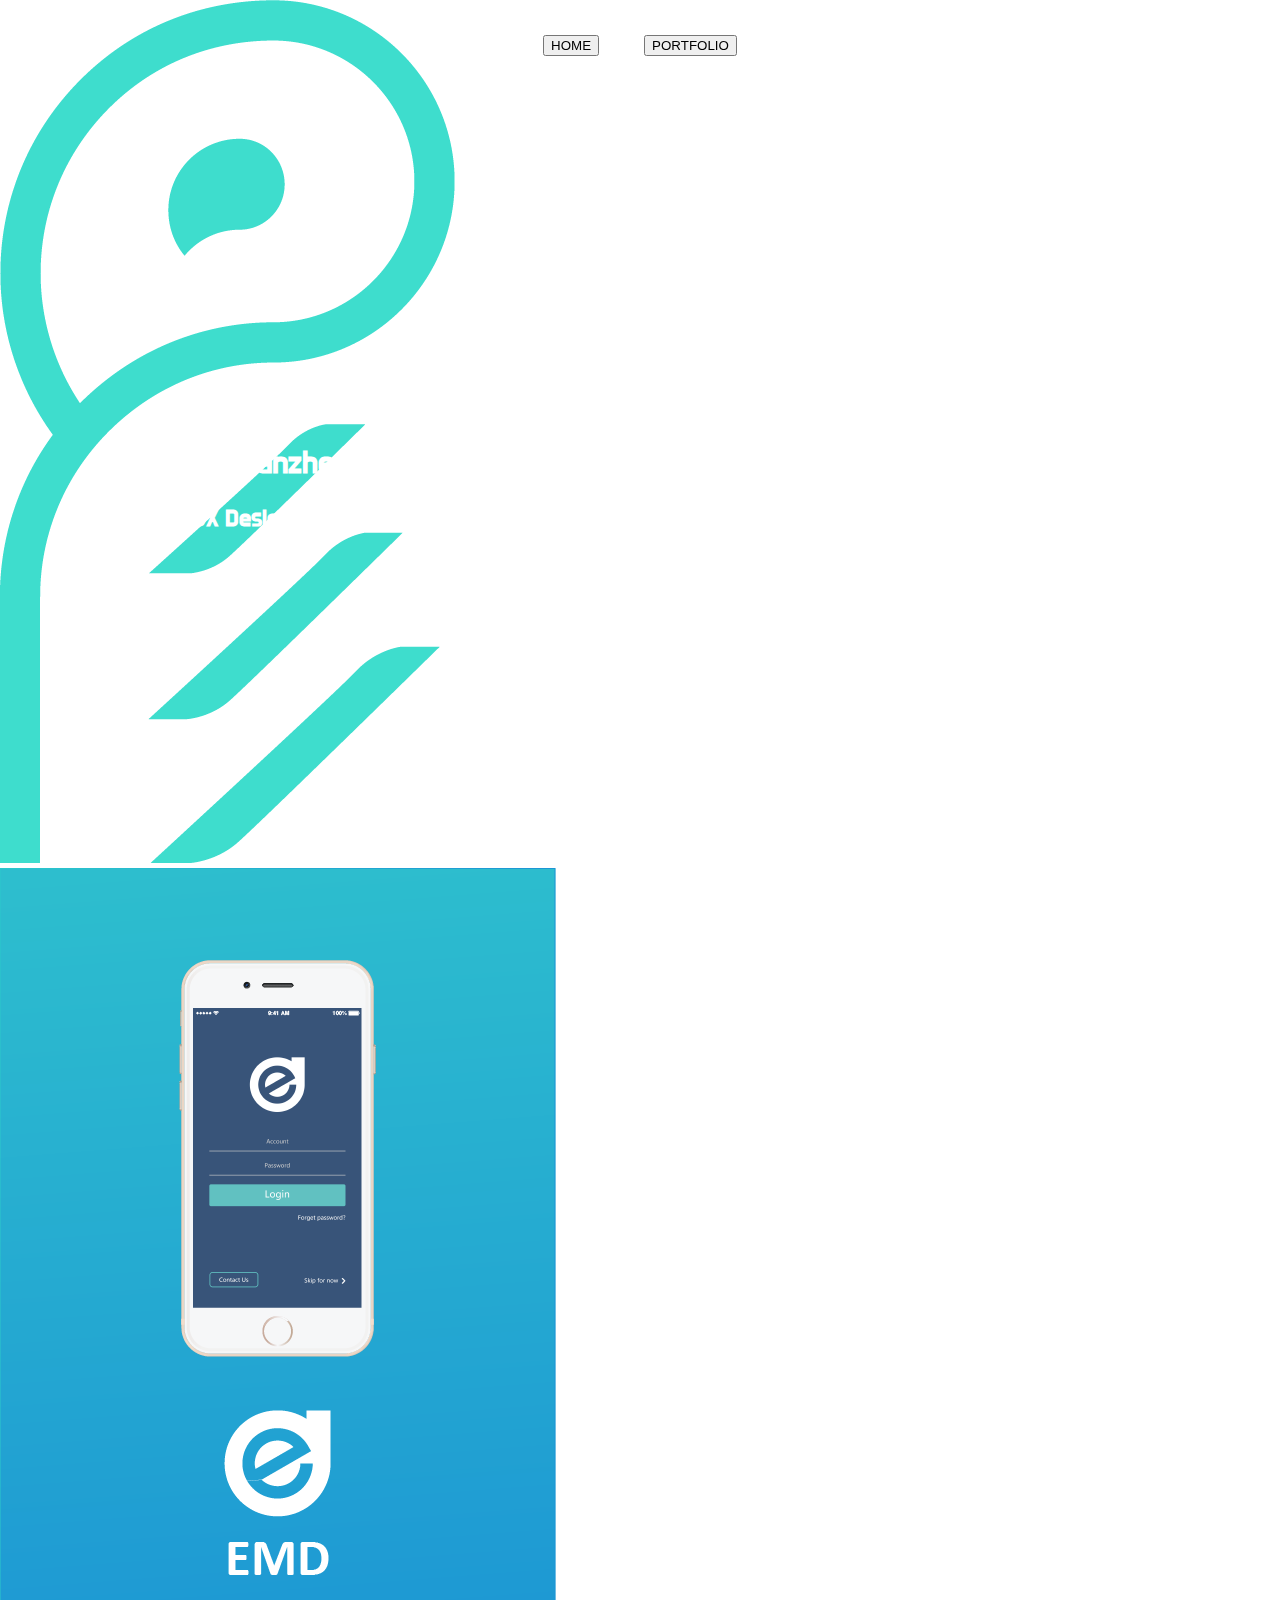
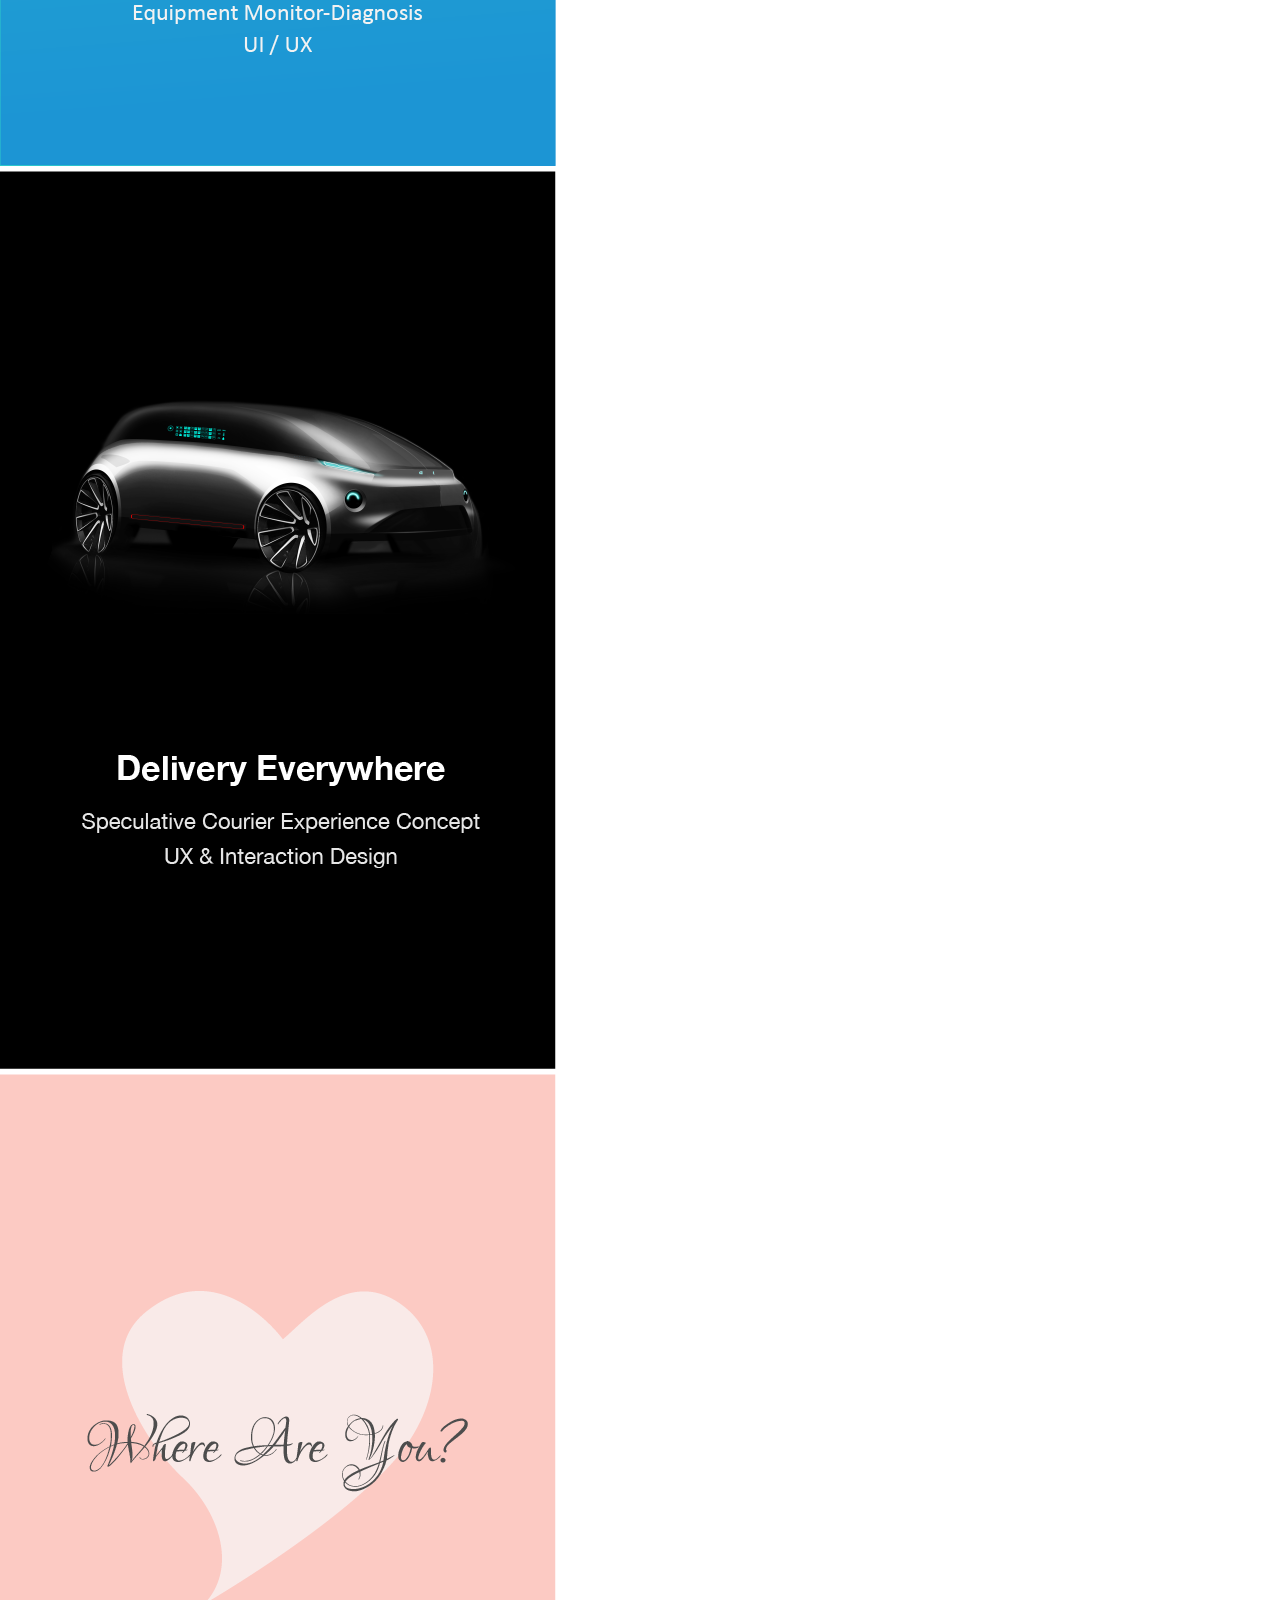
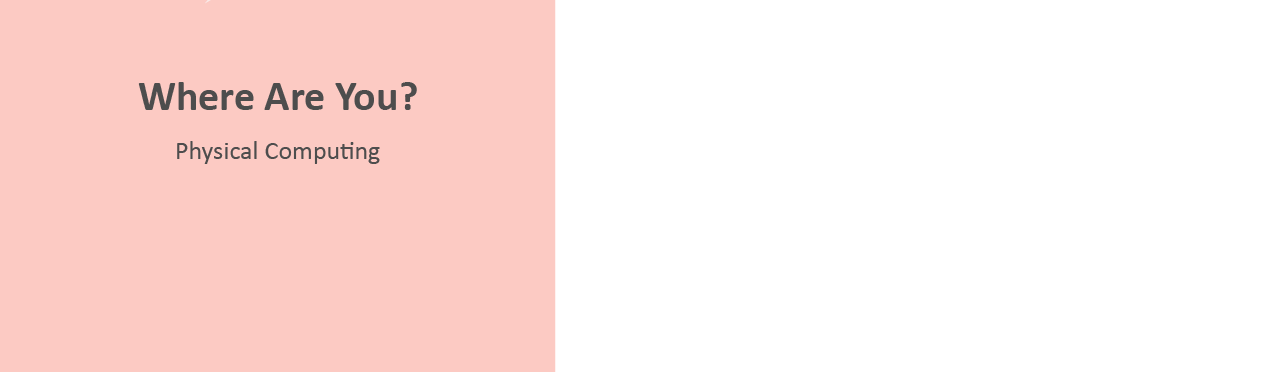
<file: index.html>
<!DOCTYPE html>
<html>
<head>
<script type="text/javascript" src="https://ajax.googleapis.com/ajax/libs/jquery/3.3.1/jquery.min.js"></script>
<link rel="stylesheet" type="text/css" href="intro.css">
</head>
<body>
	<img src="pictures/logo.png" id="logo"></li>
<ul class="nav">
   	<li><button id="home">HOME</button></li>
   	<li><button id="project">PORTFOLIO</button></li>
</ul>


<div id="sen">
    <h1 id="hi">Hi!</h1>
    <h1 id="name">I'm Yanzhe</h1>
    <h2 id="position">UX Designer & Creative Technologist</h2>

</div>

<div id="background1"></div>
<div id="background2">
	<!-- <a href="portfolio.html" id="portfolio">MORE</a> -->
	<div id="out">
		<div id="layout">
			<div class="item">
				<img src="./pictures/cover1+.png" class="image">
				<a href="EMD.html" class="overlay overlayFade">
					<!-- <p id="text">EMD<br>Equipment Monitor-Diagnosis</p> -->
				</a>
			</div>
			<div class="item">
        		<img src="./pictures/cover2+.png" class="image">
				<a href="delivery.html" class="overlay overlayFade">
					<!-- <p id="text">Delivery Everywhere</p> -->
				</a>
    		</div>
	    	<div class="item">
				<img src="./pictures/cover3+.png" class="image">
				<a href="where are you.html" class="overlay overlayFade">
					<!-- <p id="text">Where Are You?</p> -->
				</a>
			</div>

			
		</div>
	</div>
</div>
   

</body>

<script type="text/javascript" src="js/ParticleIntro.js"></script>
</html>
</file>
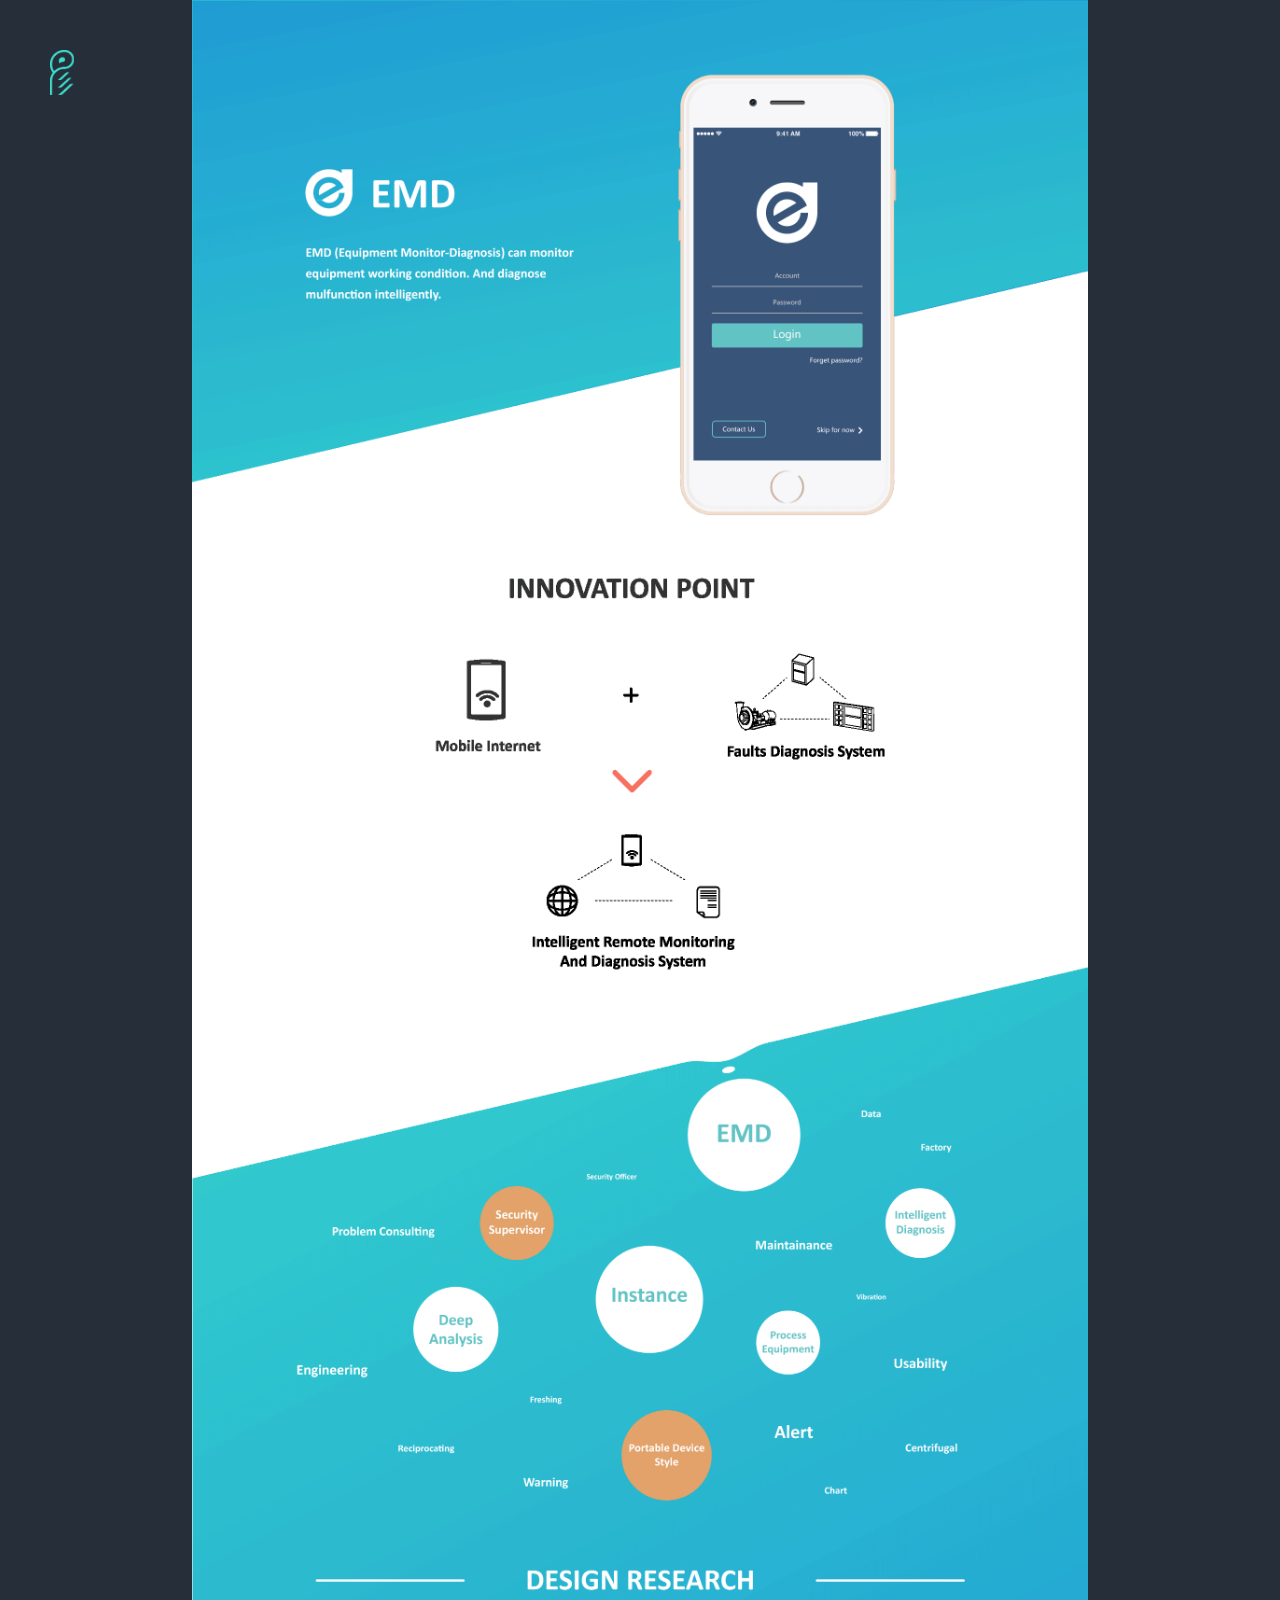
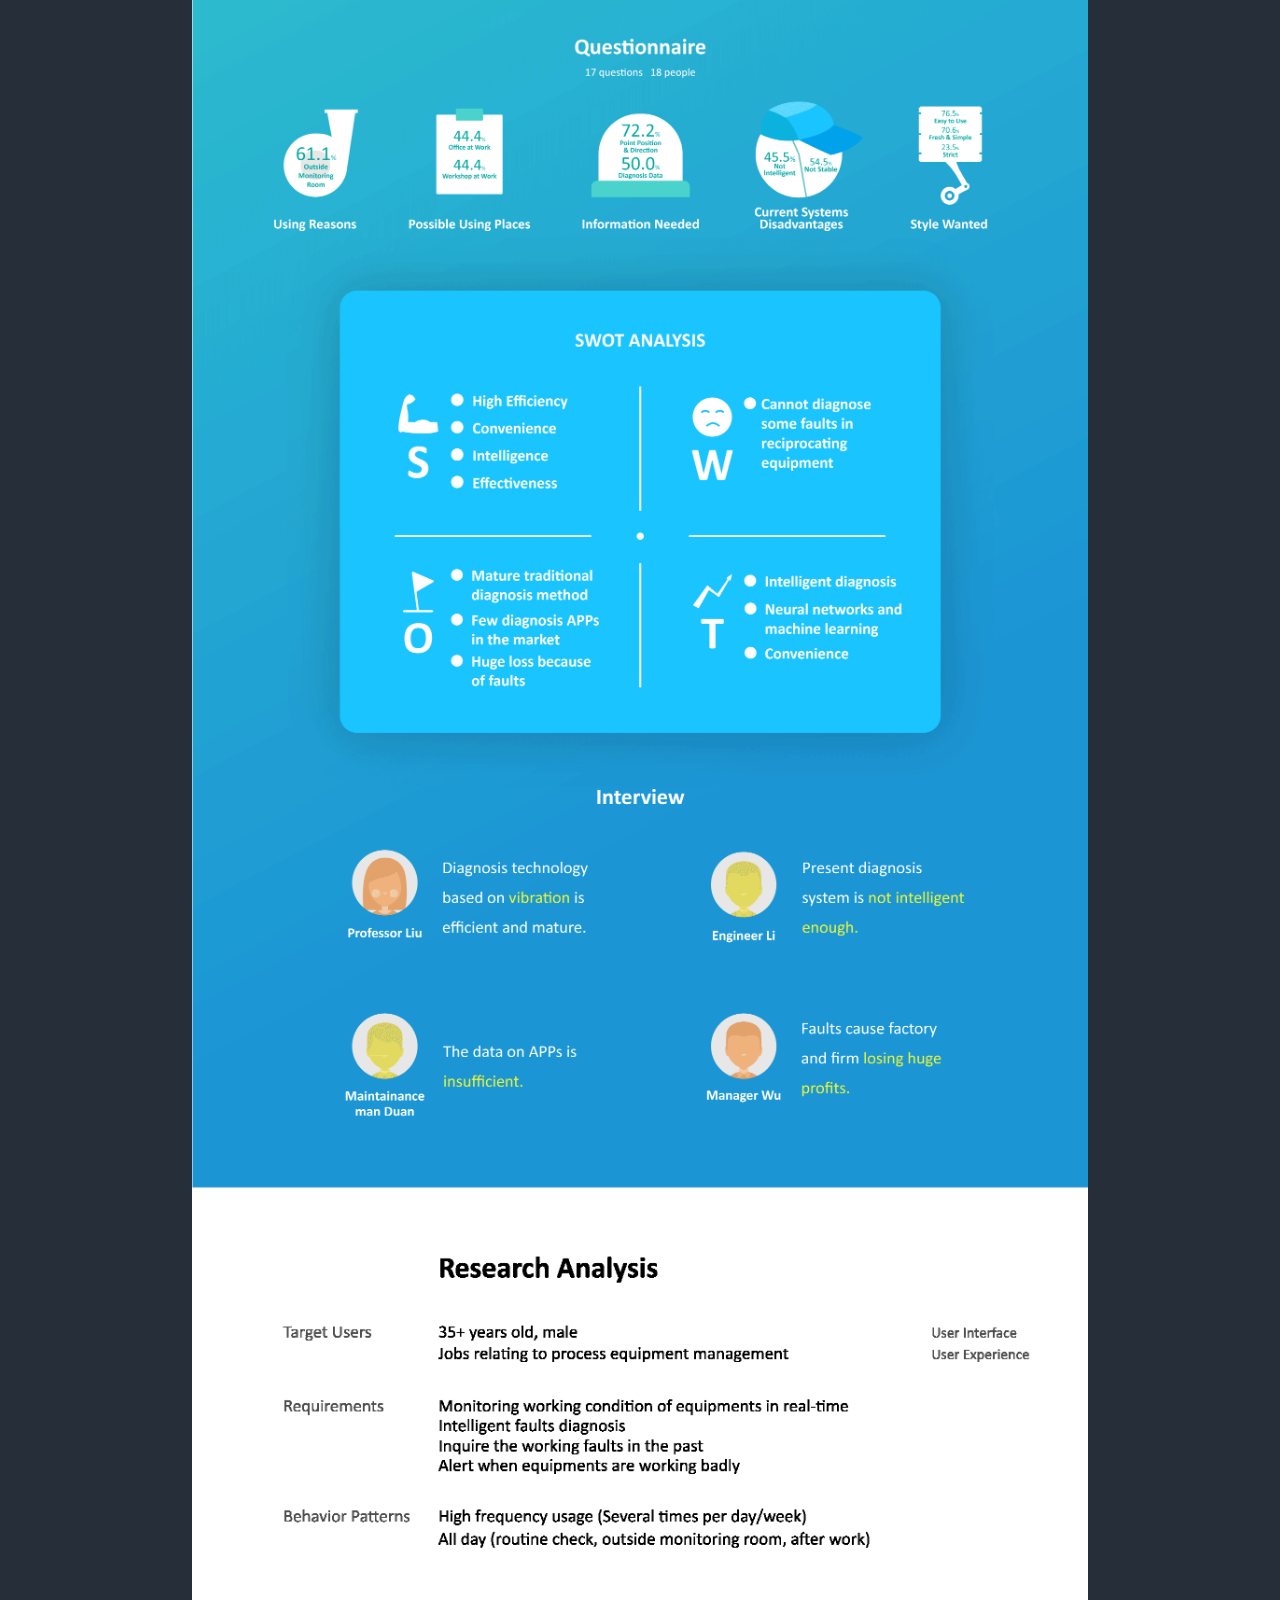
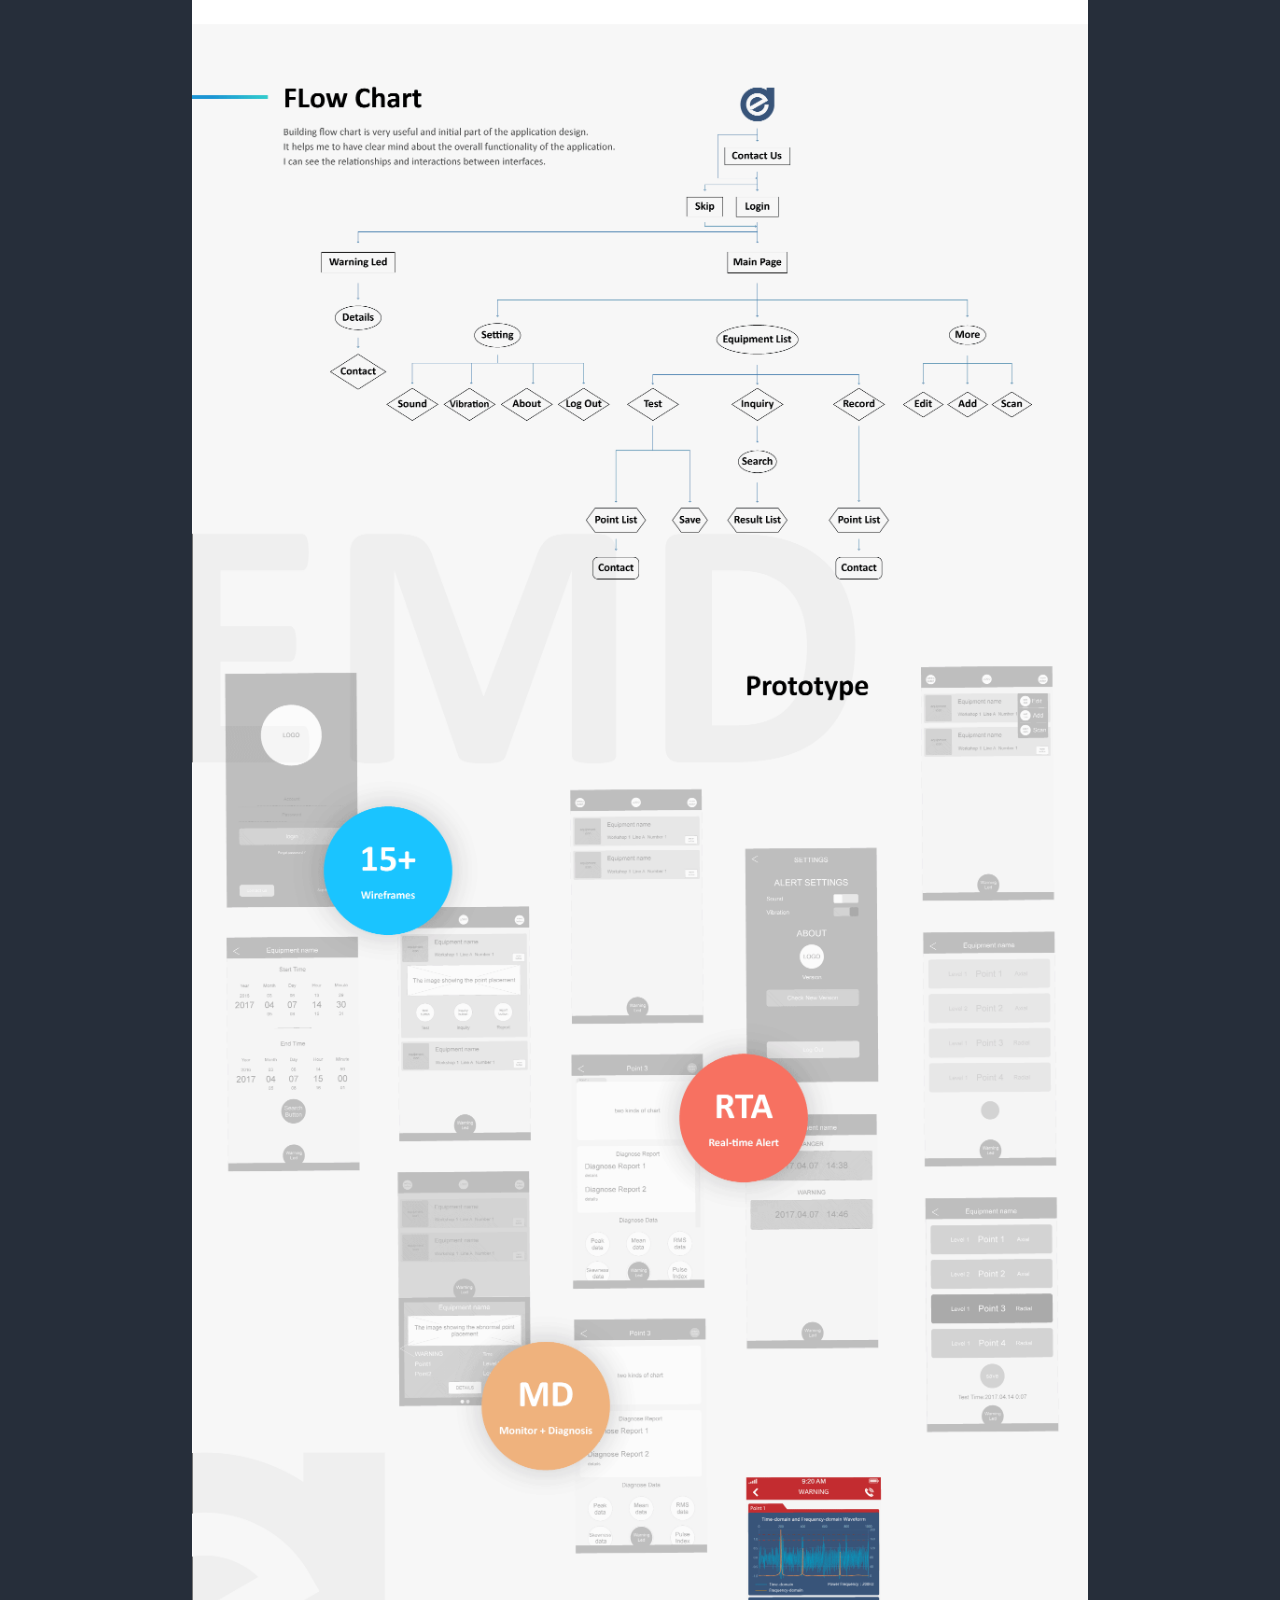
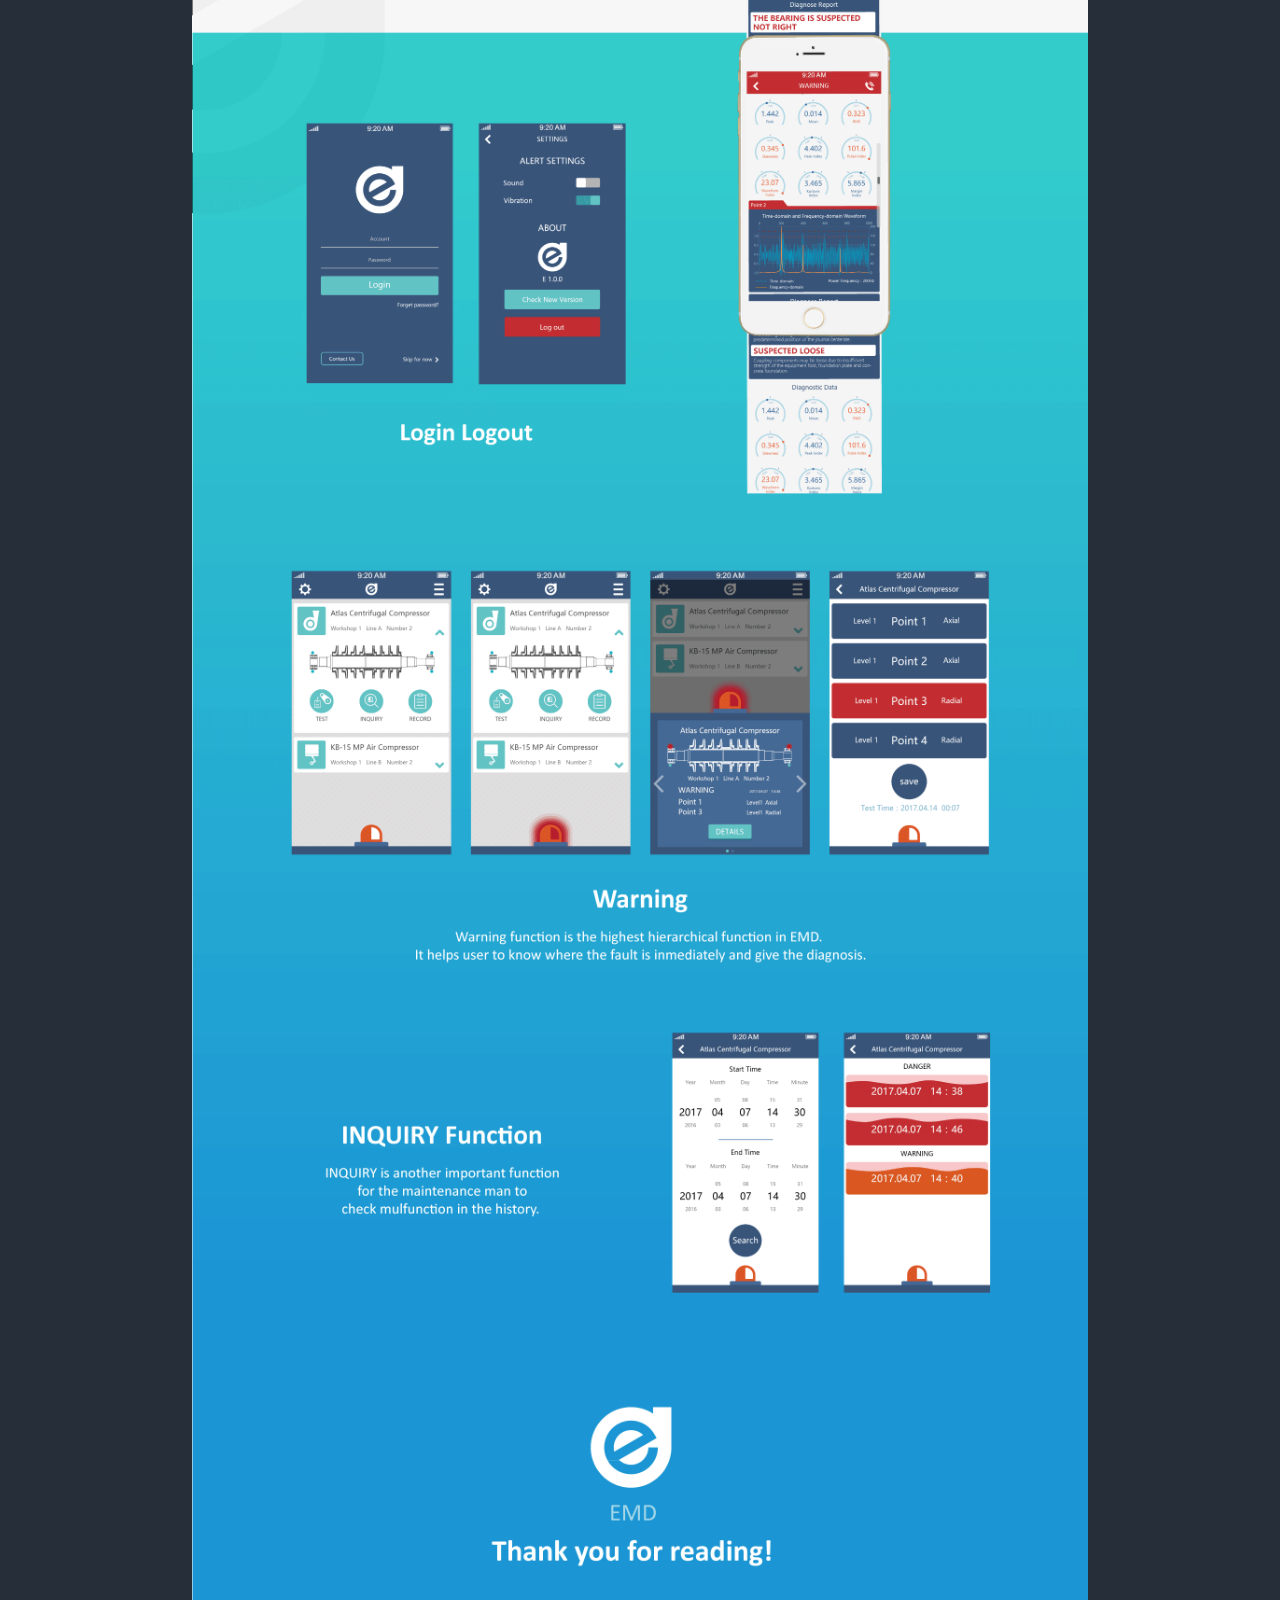
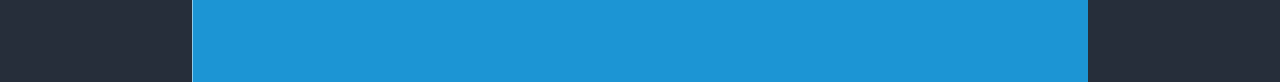
<file: EMD.html>
<!DOCTYPE html>
<html>
<head>
<script type="text/javascript" src="https://ajax.googleapis.com/ajax/libs/jquery/3.3.1/jquery.min.js"></script>
<link rel="stylesheet" type="text/css" href="EMD.css">
</head>
<body>
	
		<a href="index.html" id="logolink">
			<img src="pictures/logo.png" id="logoimg">
		</a>
	
	
	<!-- <img src="pictures/logo.png" > -->
	<!-- <ul class="nav">
   		<li><button id="home">HOME</button></li>
   		<li><button id="project">PORTFOLIO</button></li>
   		<li><button id="about">ABOUT</button></li>
	</ul> -->
	<img src="pictures/EMD.png" id="emd">

</body>

<script type="text/javascript" src="js/ParticleIntro.js"></script>
</html>
</file>
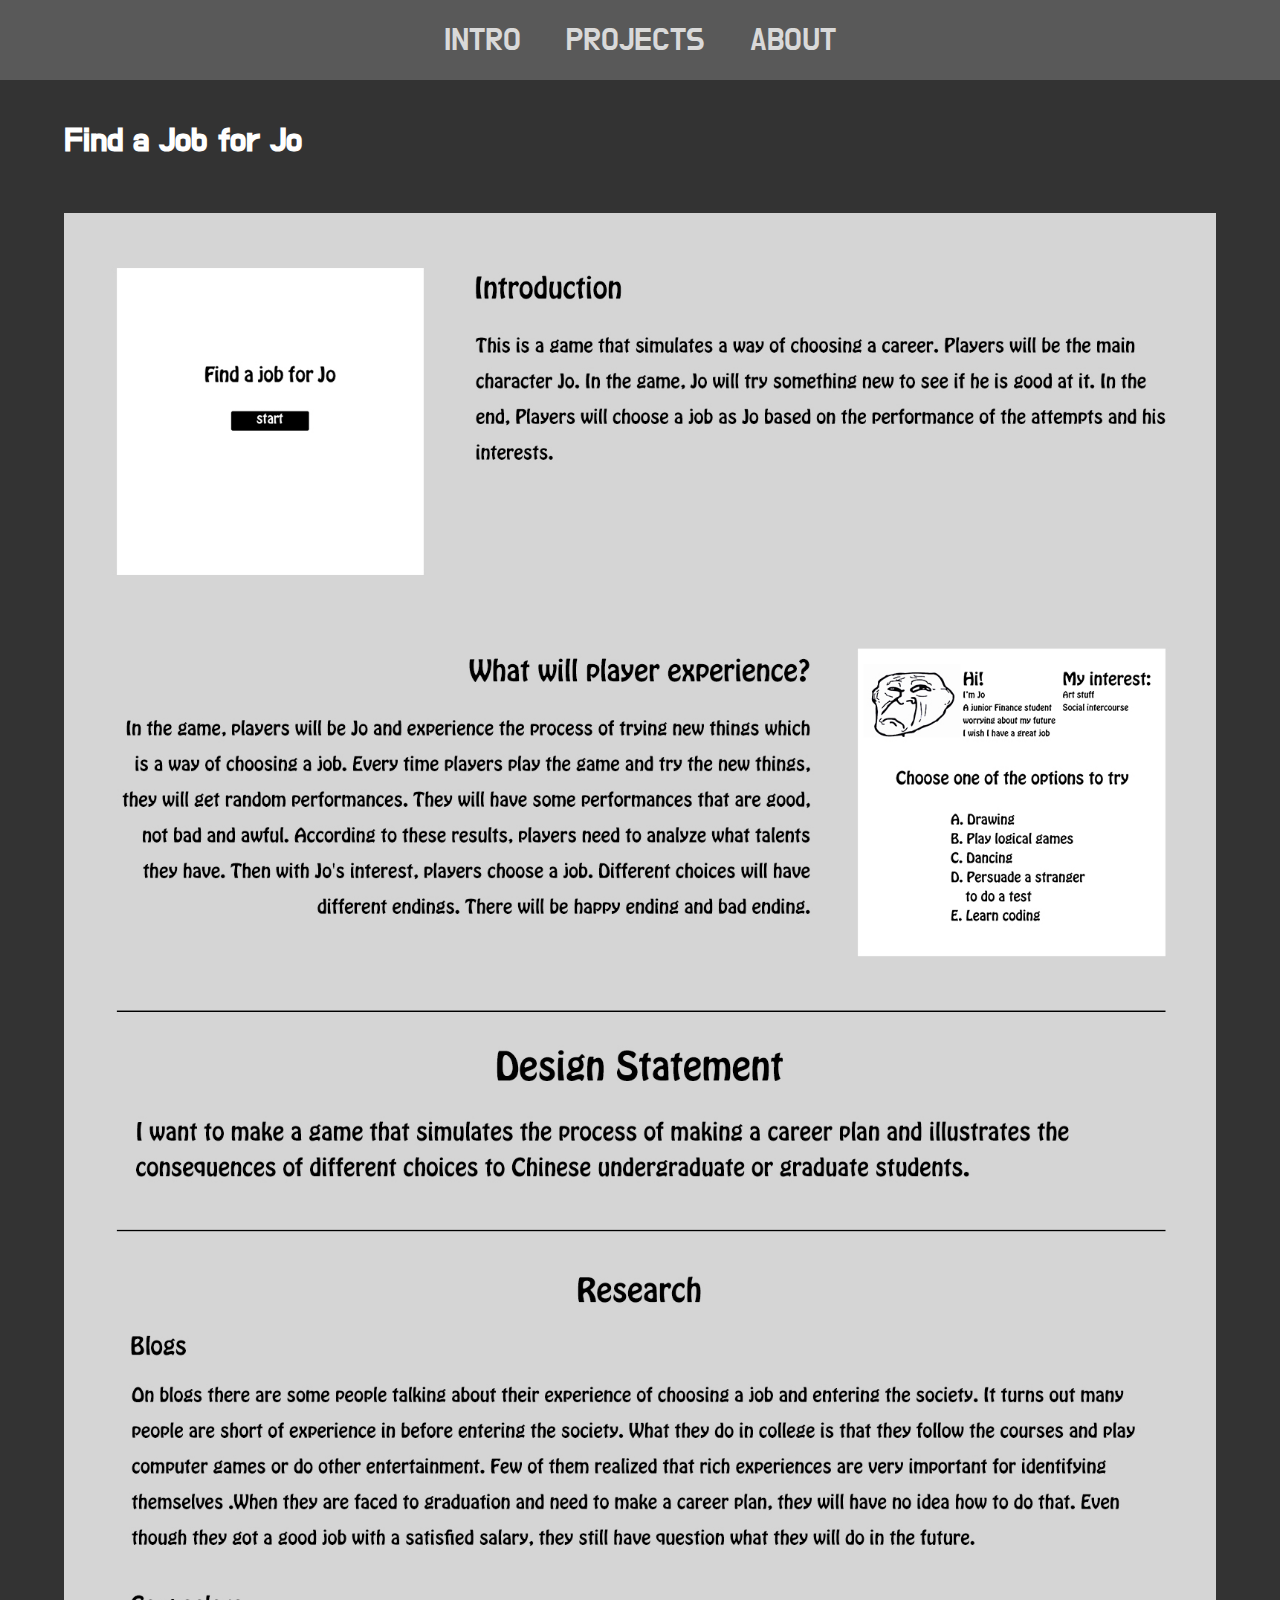
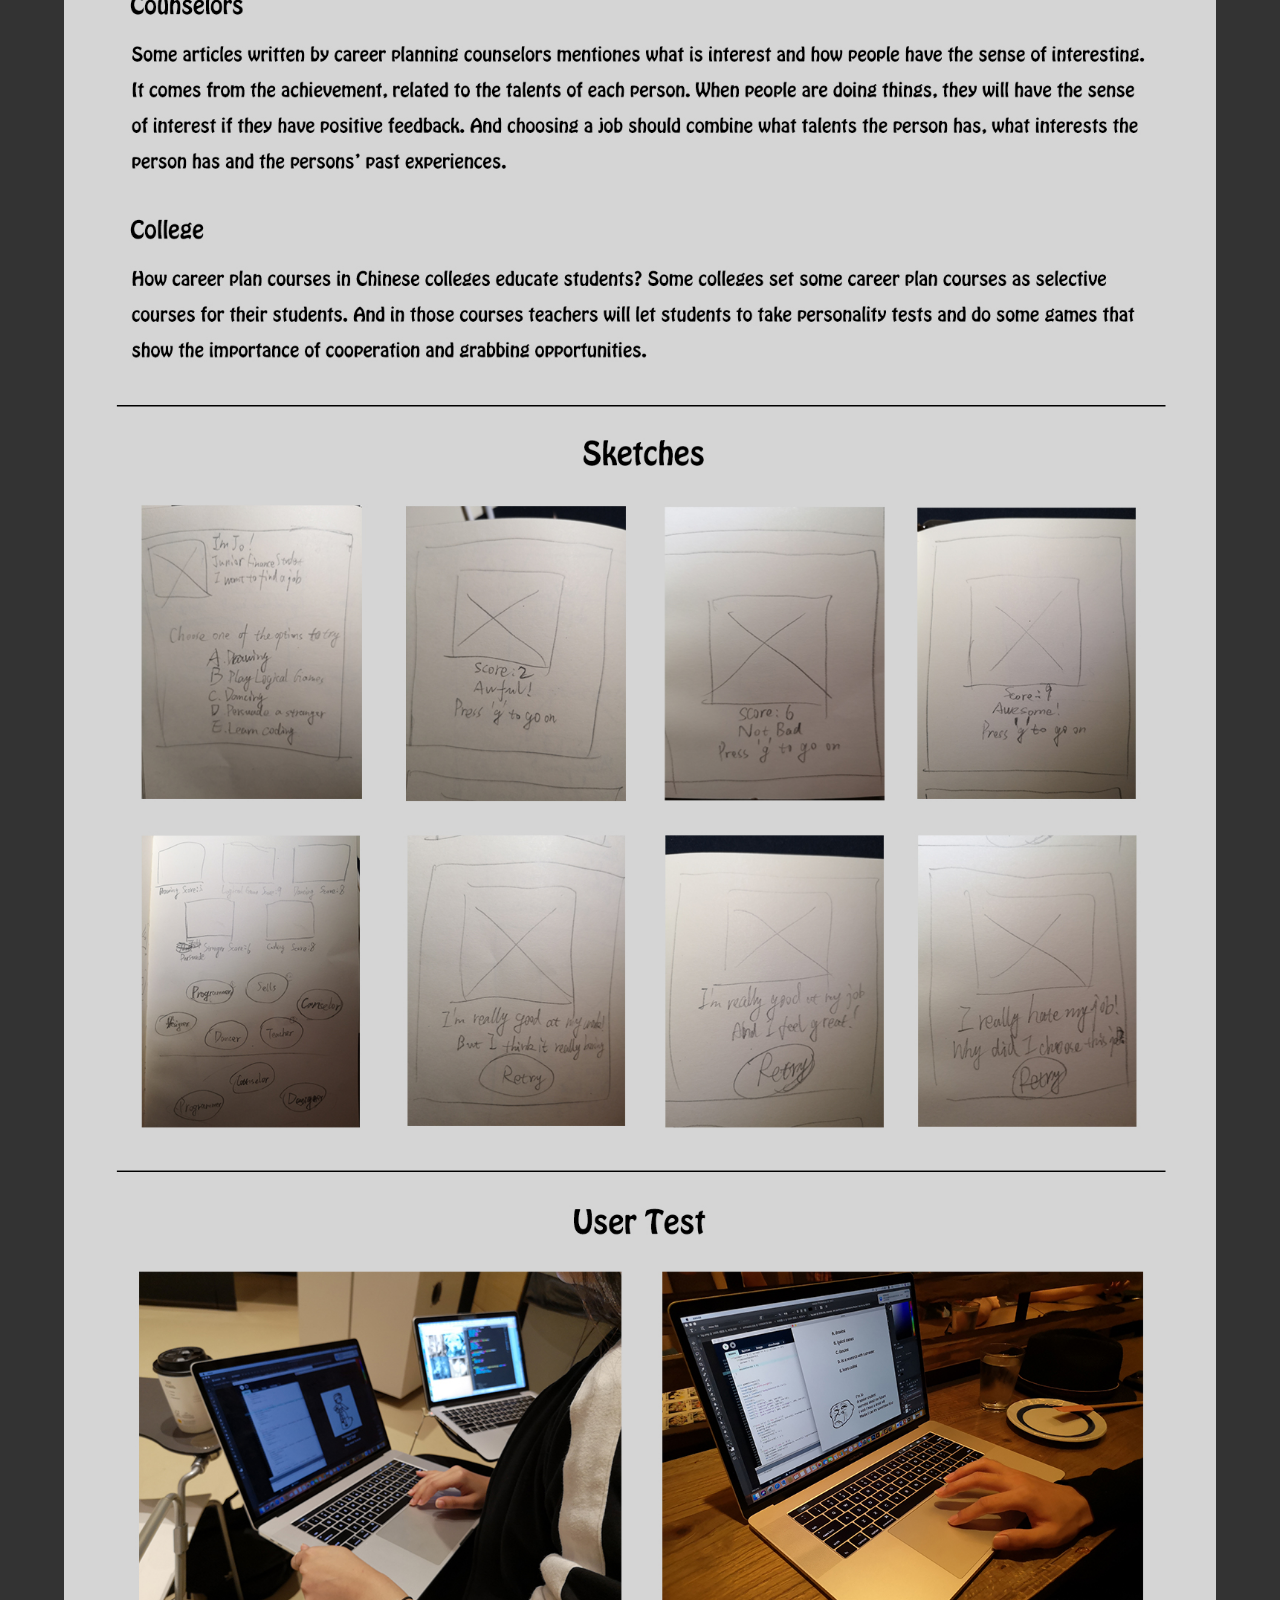
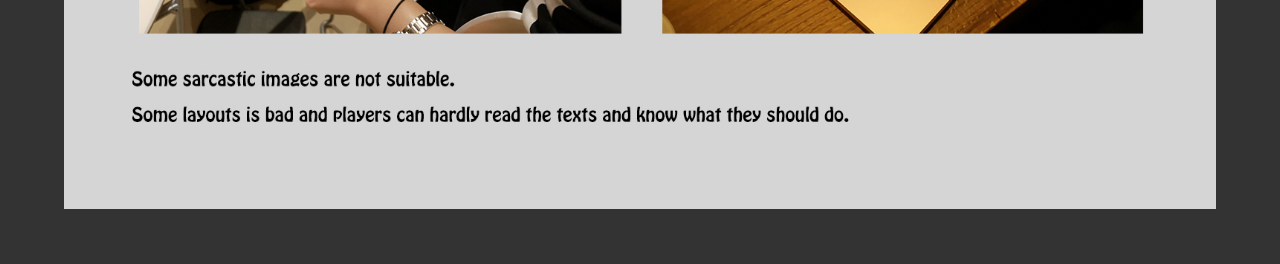
<file: findJob.html>
<!DOCTYPE html>
<html>
<head>
<link rel="stylesheet" type="text/css" href="findJob.css">

</head>

<body>
<ul class="nav">
   <li><a href="index.html">INTRO</a></li>
   <li><a href="projects.html">PROJECTS</a></li>
   <li><a href="info.html">ABOUT</a></li>
</ul>
<h1 id="title">Find a Job for Jo</h1>
<div id="container">
	<img src="pictures/final.jpg" >
</div>
</body>

</html>
</file>
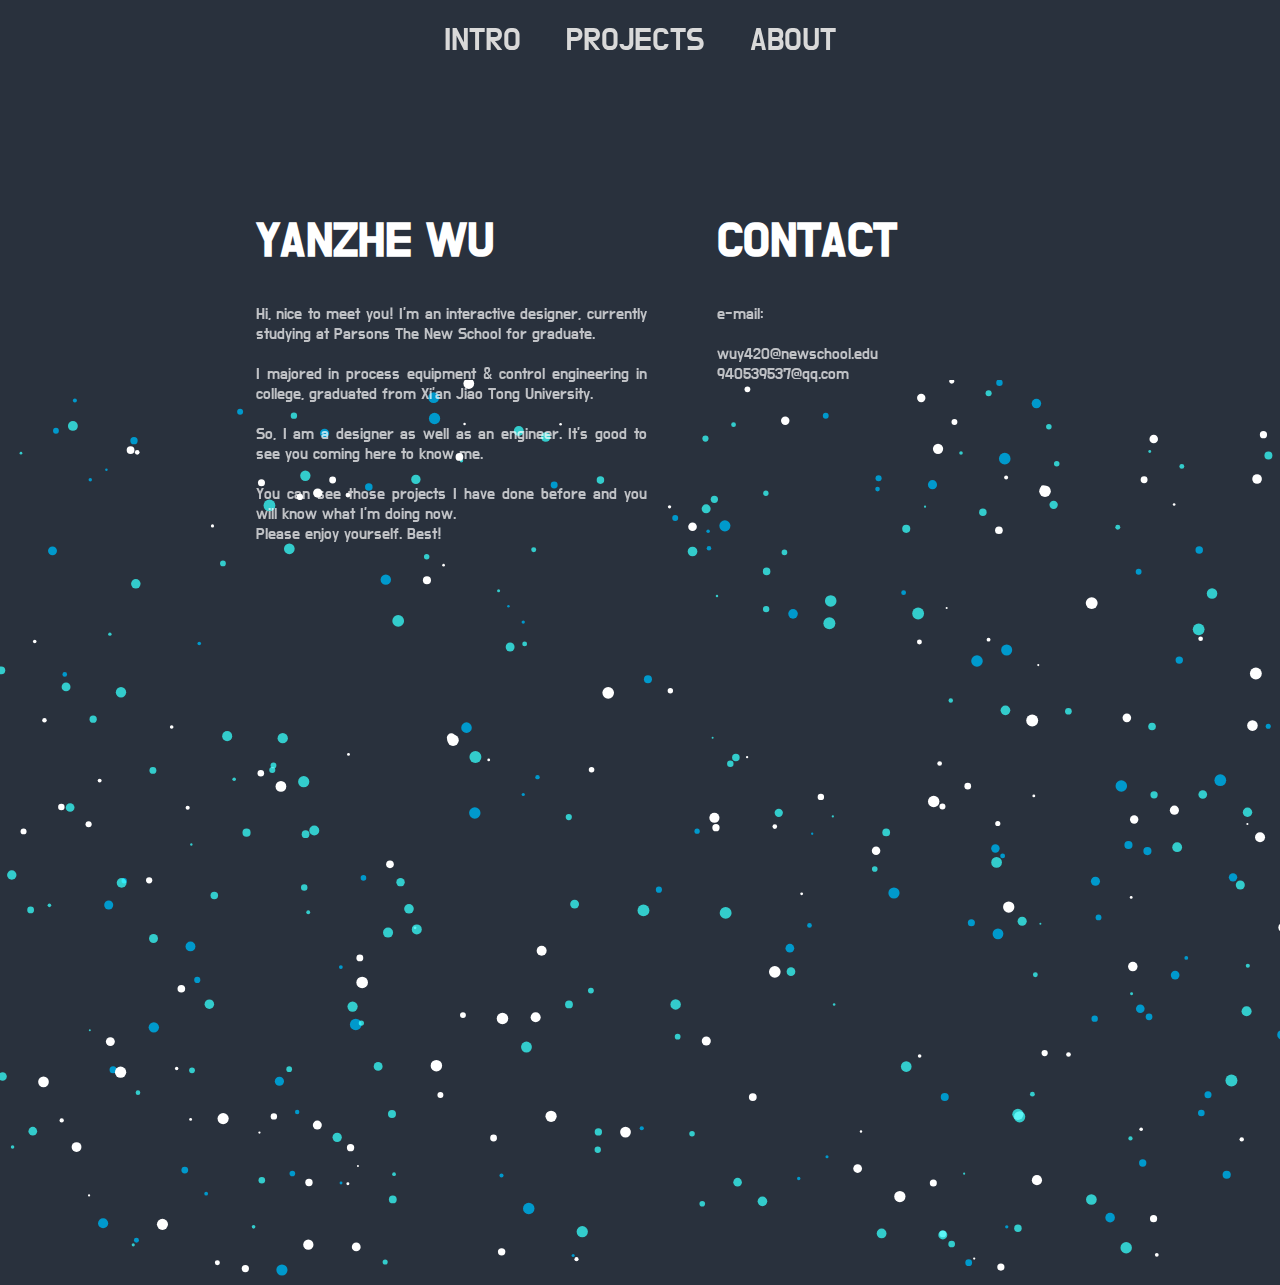
<file: info.html>
<!DOCTYPE html>
<html>
<head>
<link rel="stylesheet" type="text/css" href="info.css">
<script src="https://ajax.googleapis.com/ajax/libs/jquery/3.3.1/jquery.min.js"></script>
</head>

<body>
<ul class="nav">
   <li><a href="intro.html" class="ok">INTRO</a></li>
   <li><a href="projects.html">PROJECTS</a></li>
   <li><a href="info.html">ABOUT</a></li>
</ul>

<div id="layout">
	<div  class="box">
       <h1>YANZHE WU</h1>
    
       <p>Hi, nice to meet you! I'm an interactive designer, currently studying at Parsons The New School for graduate.
       <br><br>I majored in process equipment & control engineering in college, graduated from Xi'an Jiao Tong University.
       <br><br>So, I am a designer as well as an engineer. It's good to see you coming here to know me. 
       <br><br>You can see those projects I have done before and you will know what I'm doing now.     
       <br>Please enjoy yourself. Best!</p>
  </div>
  <div  class="contact_box">
	     <h1>CONTACT</h1>
	     <p>
        e-mail:
        <br><br>wuy420@newschool.edu
        <br>940539537@qq.com
      </p>
  </div>
</div>

<canvas id="scene"></canvas>
<input id="copy" type="text" value="Be Interesting!">


</body>
<script type="text/javascript" src="js/jQueryInfo.js"></script>
</html>
</file>
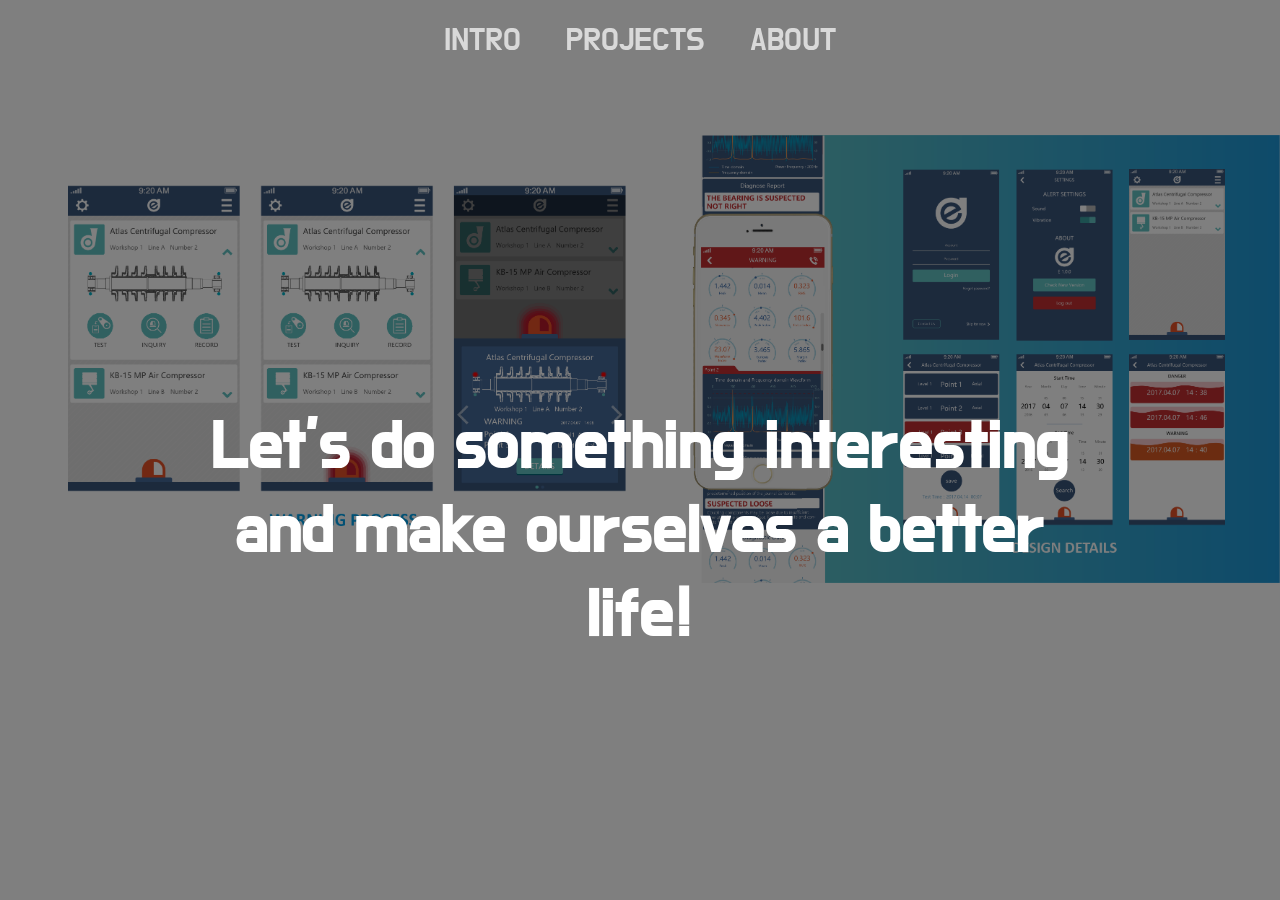
<file: intro.html>
<!DOCTYPE html>
<html>
<head>

<link rel="stylesheet" type="text/css" href="intro.css">
</head>
<body>

<ul class="nav">
   <li><a href="intro.html" id="ok">INTRO</a></li>
   <li><a href="projects.html">PROJECTS</a></li>
   <li><a href="info.html">ABOUT</a></li>
</ul>

<div id="sen">
    <h1 class ="name">Let's do something interesting and make ourselves a better life!</h1>
</div>

<div id="mask"></div>
<img src="5.png" id="background"></img>
   

</body>
</html>
</file>
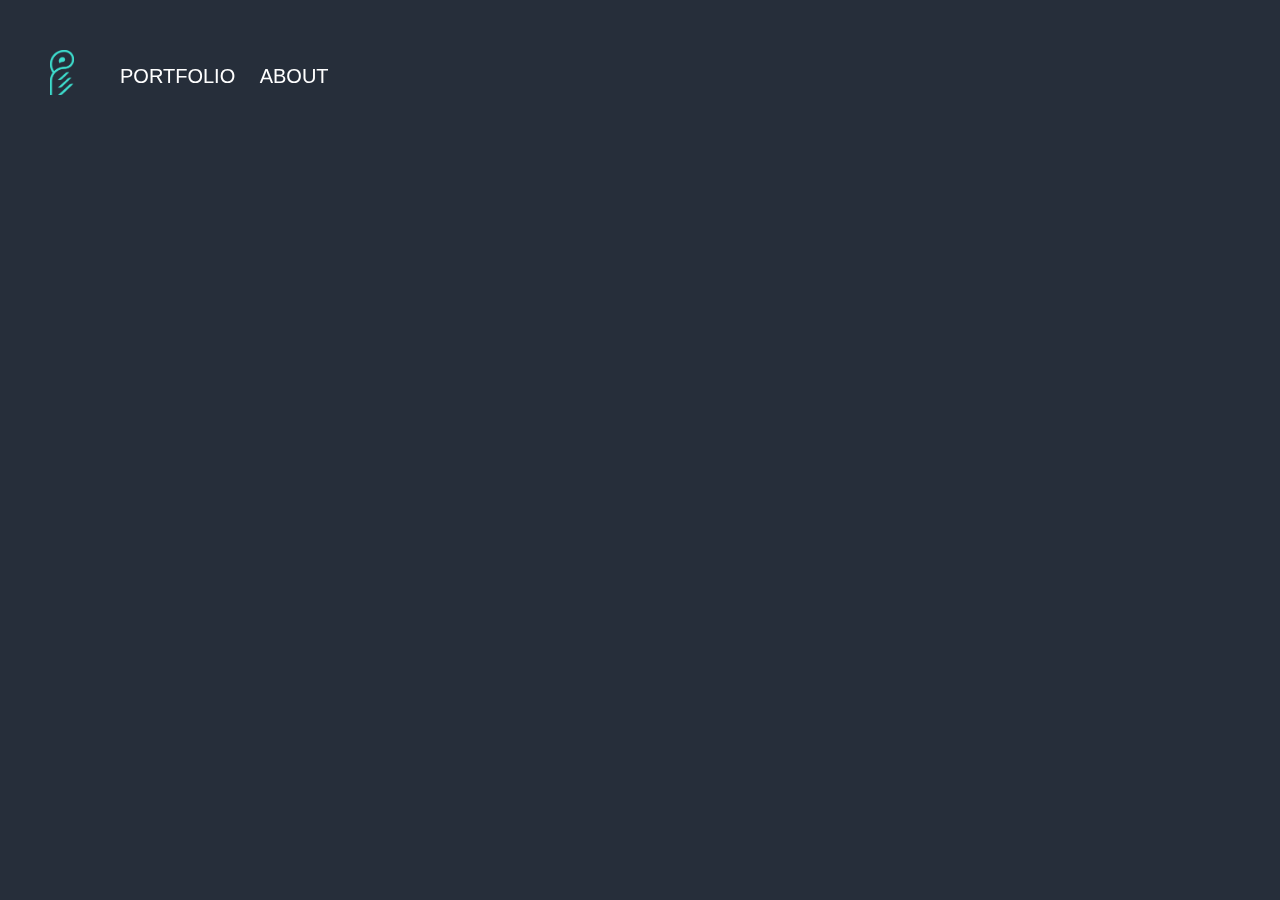
<file: portfolio.html>
<!DOCTYPE html>
<html>
<head>
<script type="text/javascript" src="https://ajax.googleapis.com/ajax/libs/jquery/3.3.1/jquery.min.js"></script>
<link rel="stylesheet" type="text/css" href="portfolio.css">
</head>
<body>
	<a href="index.html" id="logolink">
			<img src="pictures/logo.png" id="logo">
	</a>
	<!-- <img src="pictures/logo.png" id="logo"></li> -->
<ul class="nav">
   	<!-- <li><button id="home">HOME</button></li> -->
   	<li><button id="project">PORTFOLIO</button></li>
   	<li><button id="about">ABOUT</button></li>
</ul>

</body>

<!-- <script type="text/javascript" src="js/ParticleIntro.js"></script> -->
</html>
</file>
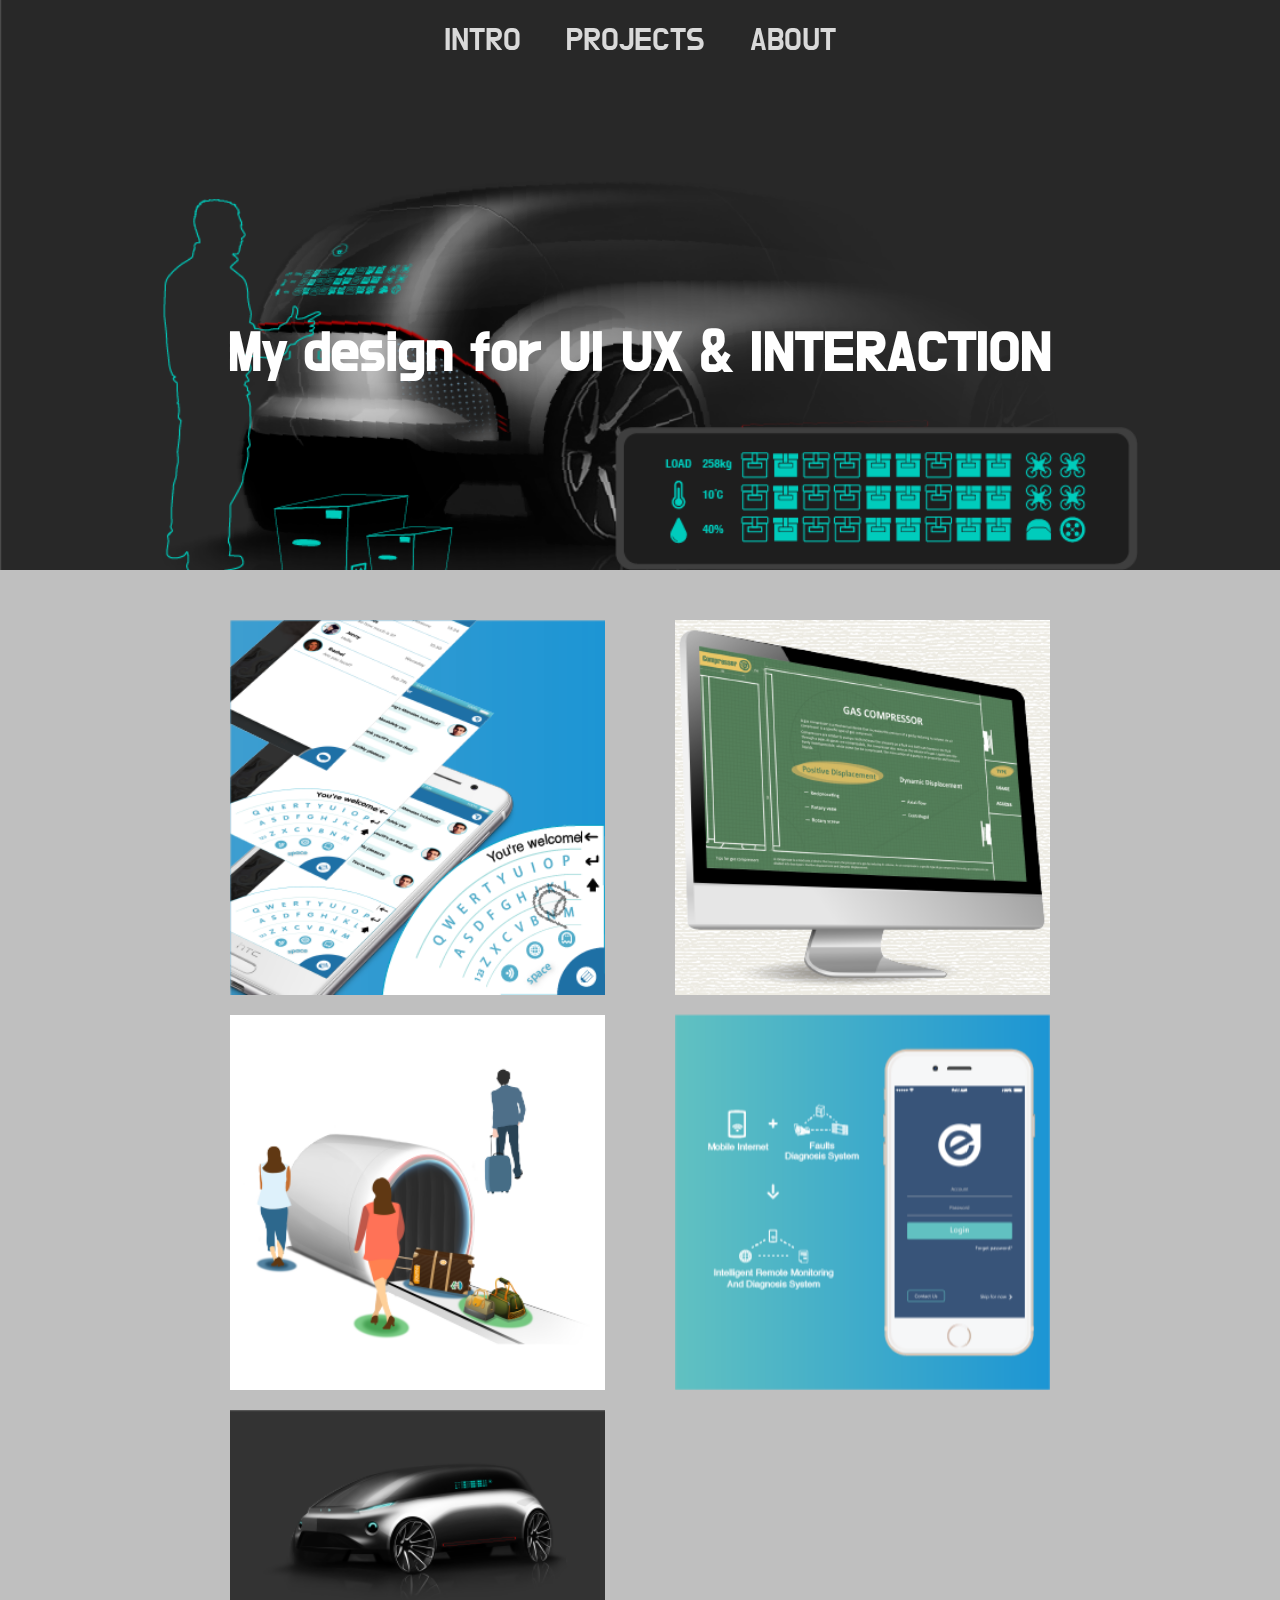
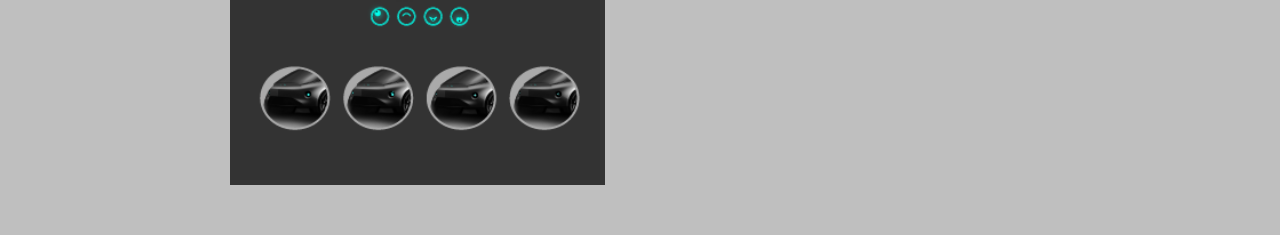
<file: projects.html>
<!DOCTYPE html>
<html>
<head>
<link rel="stylesheet" type="text/css" href="projects.css">
</head>

<body>
<ul class="nav">
   <li><a href="index.html">INTRO</a></li>
   <li><a href="projects.html">PROJECTS</a></li>
   <li><a href="info.html">ABOUT</a></li>
</ul>

<div>
<img id="background" src="pictures/background_project.png">
	<div id="mask"></div>
</div>

<div id="head">
	
	<div id="text-container">
	<h1 id="text">
		My design for UI UX & INTERACTION
    </h1>
    </div>
</div>


<div id="out">
<div id="layout">
	<div class="item">
		<img src="./pictures/cover1.png" class="image">
		<div class="overlay overlayFade">
			<div class="text">G & G</div>
		</div>
	</div>
	<div class="item">
        <img src="./pictures/cover2.png" class="image">
		<div class="overlay overlayFade">
			<div class="text">Process Equipment Introduction Site</div>
		</div>
    </div>
    <div class="item">
		<img src="./pictures/cover3.png" class="image">
		<div class="overlay overlayFade">
			<div class="text">Security Check Interaction</div>
		</div>
	</div>
	<div class="item">
        <img src="./pictures/cover4.png" class="image">
		<div class="overlay overlayFade">
			<div class="text">Equipment Monitor & Diagnosis</div>
		</div>
    </div>
    <div class="item">
		<img src="./pictures/cover5.png" class="image">
		<div class="overlay overlayFade">
			<div class="text">Future Delivery Experience</div>
		</div>
	</div>
	
	
</div>
</div>

</body>

</html>
</file>
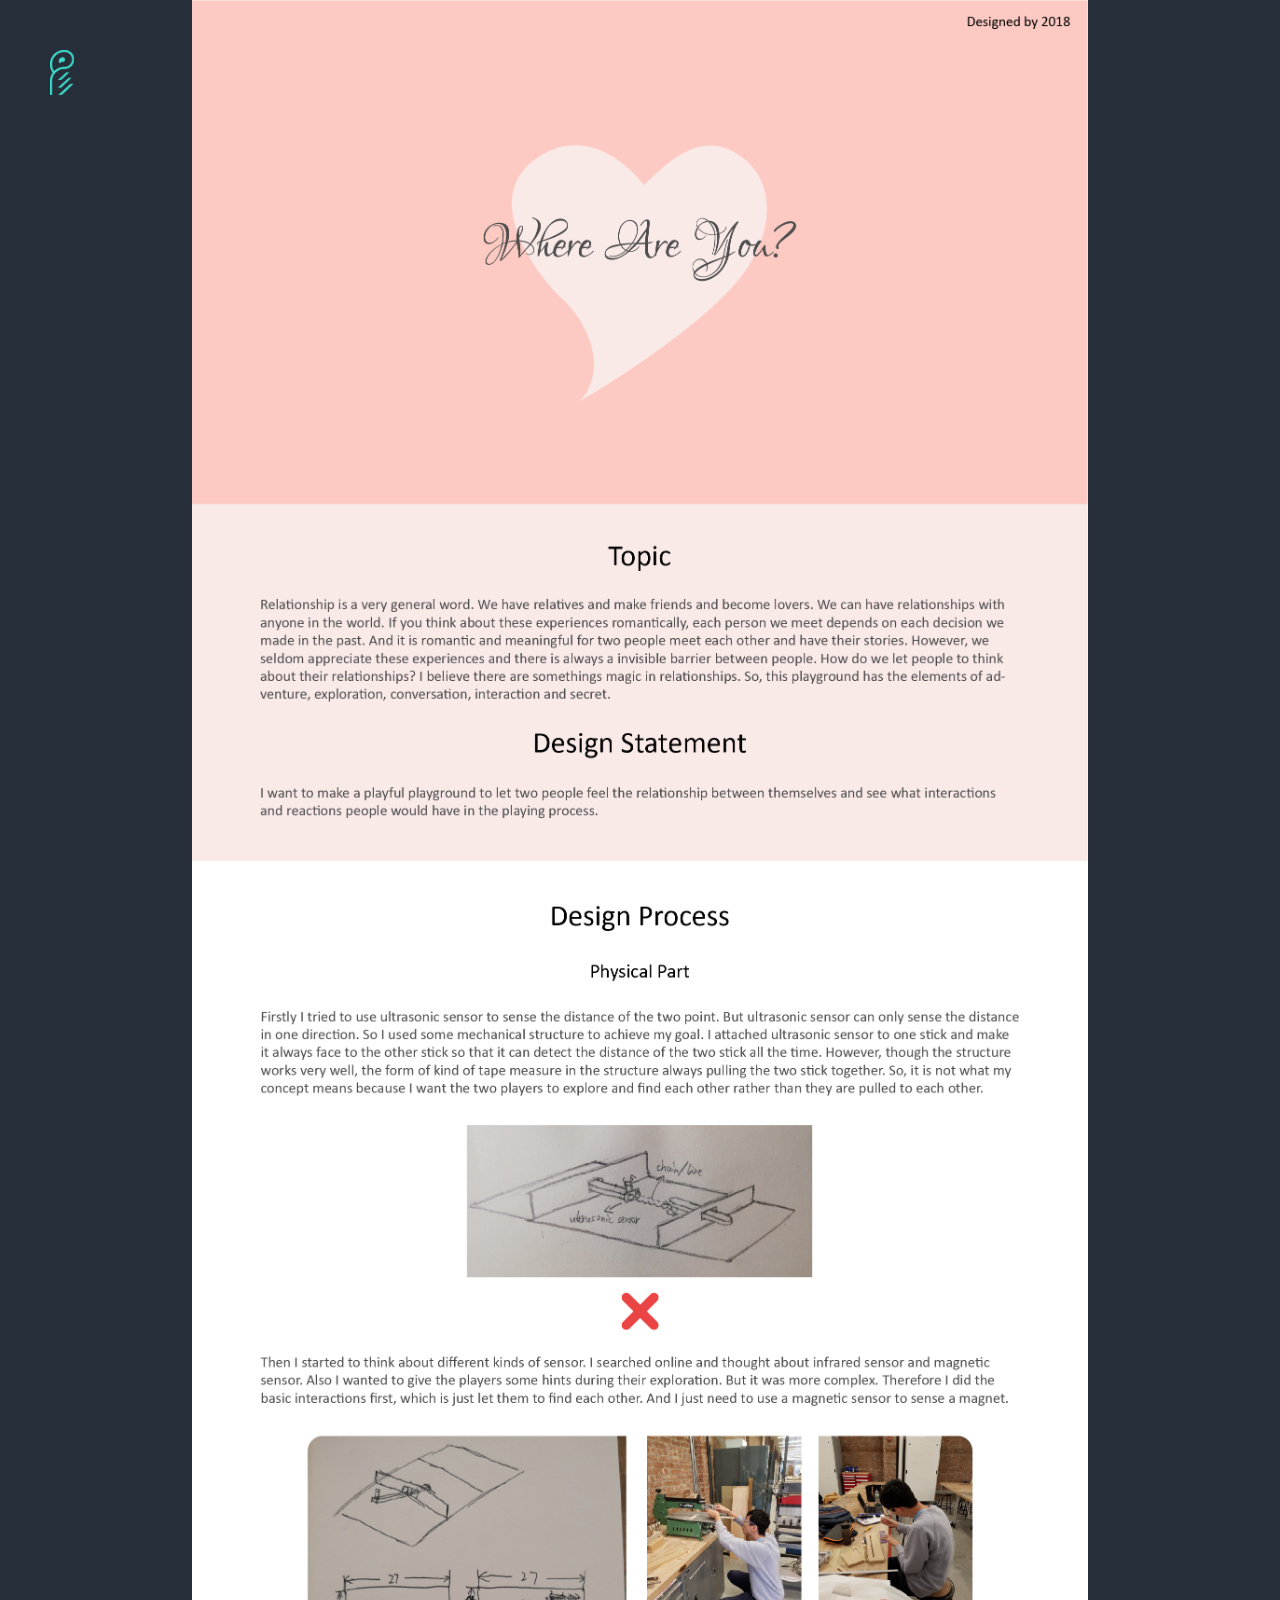
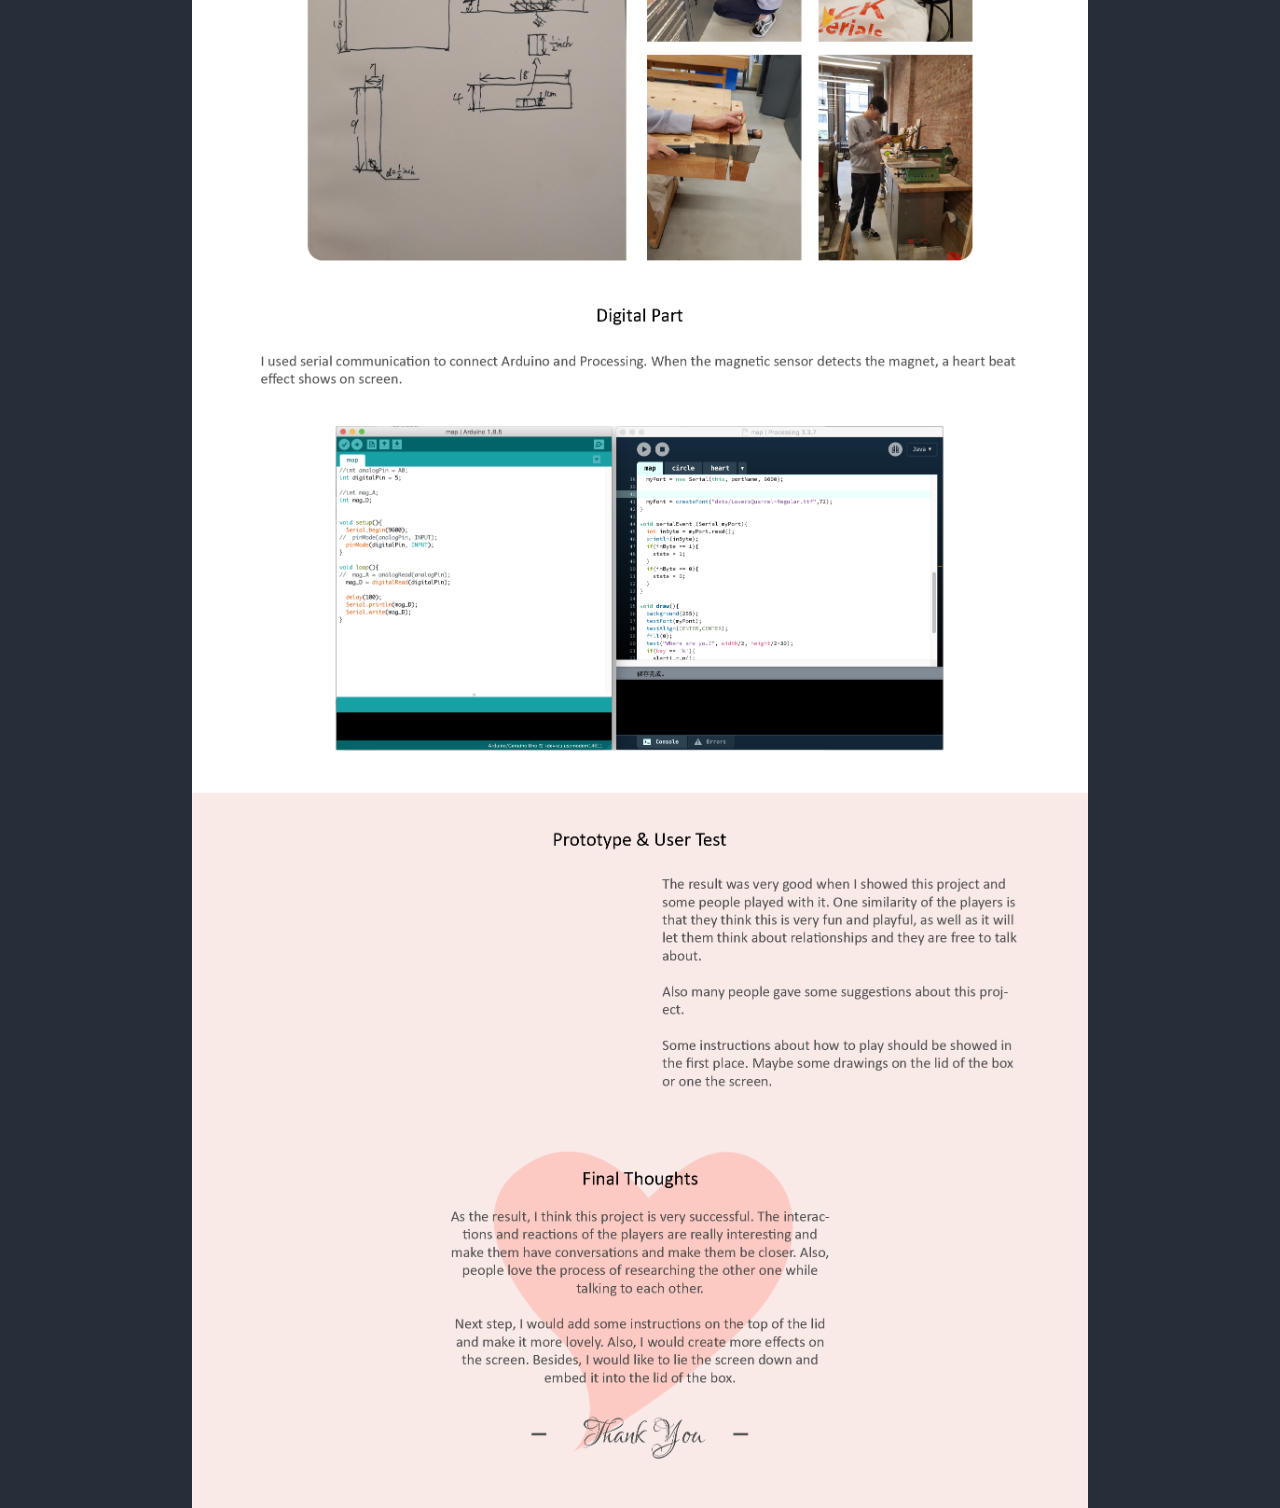
<file: where are you.html>
<!DOCTYPE html>
<html>
<head>
<script type="text/javascript" src="https://ajax.googleapis.com/ajax/libs/jquery/3.3.1/jquery.min.js"></script>
<link rel="stylesheet" type="text/css" href="where are you.css">
</head>
<body>
	
		<a href="intro.html" id="logolink">
			<img src="pictures/logo.png" id="logoimg">
		</a>
	
	
	<!-- <img src="pictures/logo.png" > -->
	<!-- <ul class="nav">
   		<li><button id="home">HOME</button></li>
   		<li><button id="project">PORTFOLIO</button></li>
   		<li><button id="about">ABOUT</button></li>
	</ul> -->
	<img src="pictures/where are you.png" id="emd">
	<iframe id="video" src="https://www.youtube.com/embed/9d1zjZl0CIE">
	</iframe>
</body>

<!-- <script type="text/javascript" src="js/ParticleIntro.js"></script> -->
</html>
</file>
<file: EMD.css>
body{
   margin:0;
   background-color: rgb(38,46,58);
}
.nav{
   list-style-type:none;
   margin-top:60px;
   margin-left: 120px;
   padding:0;
   position:fixed;
   top:0;
   width:100%;
   z-index: 1;
   font-weight: bold;
}

.nav li{
   margin:auto;
   display:inline-block;
   /*font-family: 'Roboto', sans-serif;*/
   
}
.nav li button{
   transition:color ease 0.5s;
   text-decoration:none;
   color:#d9d9d9;
   background-color: rgba(0,0,0,0);
   border: none;
   outline: none;
   font-family:'Menlo', sans-serif;
   font-size:24px;
   /*font-weight: bold;*/
   padding:10px;
   cursor: pointer;
}
#logolink{
   position:fixed;
   z-index: 1;
   margin-top: 50px;
   margin-left: 50px;
   /*border: none;
   outline: none;
   cursor: pointer;*/
   /*background-image: url("./pictures/logo.png");*/
}
#logoimg{
   height: 45px;
}


li button:hover{
   text-decoration:none;
   color: rgb(62,221,205);

}

li button:active{
   text-decoration:none;
   color:rgb(62,180,165);
}

@media only screen and (max-width: 435px){
   .nav li{
      padding:10px;
      font-size: 28px;
      margin-top: 5px;
   }
}

#emd{
   /*position: relative;*/
   display: block;
   margin-left: auto;
   margin-right: auto;
   width: 70%;
}
</file>
<file: portfolio.css>
body{
   
   color:white;
   margin: 0px;
   font-family:'Menlo', sans-serif;
   background-color: rgb(38,46,58);
}

.nav{
   list-style-type:none;
   margin-top:55px;
   margin-left: 110px;
   padding:0;
   position:fixed;
   top:0;
   width:100%;
   z-index: 1;
   font-weight: bold;
}

.nav li{
   margin:auto;
   display:inline-block;
   /*font-family: 'Roboto', sans-serif;*/
   
}
.nav li button{
   transition:color ease 0.5s;
   text-decoration:none;
   color:white;
   background-color: rgba(0,0,0,0);
   border: none;
   outline: none;
   font-family:'Menlo', sans-serif;
   font-size:20px;
   /*font-weight: bold;*/
   padding:10px;
   cursor: pointer;
}
#logo{
   height: 45px;
   position:fixed;
   z-index: 1;
   margin-top: 50px;
   margin-left: 50px;
}

li button:hover{
   text-decoration:none;
   color: rgb(62,221,205);

}

li button:active{
   text-decoration:none;
   color:rgb(62,180,165);
}
</file>
<file: where are you.css>
body{
   margin:0;
   background-color: rgb(38,46,58);
}
.nav{
   list-style-type:none;
   margin-top:60px;
   margin-left: 120px;
   padding:0;
   position:fixed;
   top:0;
   width:100%;
   z-index: 1;
   font-weight: bold;
}

.nav li{
   margin:auto;
   display:inline-block;
   /*font-family: 'Roboto', sans-serif;*/
   
}
.nav li button{
   transition:color ease 0.5s;
   text-decoration:none;
   color:#d9d9d9;
   background-color: rgba(0,0,0,0);
   border: none;
   outline: none;
   font-family:'Menlo', sans-serif;
   font-size:24px;
   /*font-weight: bold;*/
   padding:10px;
   cursor: pointer;
}
#logolink{
   position:fixed;
   z-index: 1;
   margin-top: 50px;
   margin-left: 50px;
   /*border: none;
   outline: none;
   cursor: pointer;*/
   /*background-image: url("./pictures/logo.png");*/
}
#logoimg{
   height: 45px;
}


li button:hover{
   text-decoration:none;
   color: rgb(62,221,205);

}

li button:active{
   text-decoration:none;
   color:rgb(62,180,165);
}

@media only screen and (max-width: 435px){
   .nav li{
      padding:10px;
      font-size: 28px;
      margin-top: 5px;
   }
}

#emd{
   /*position: relative;*/
   display: block;
   margin-left: auto;
   margin-right: auto;
   width: 70%;
}

#video{
   display: block;
   margin-top: -820px;
   margin-left: 320px;
   width: 490px;
   height: 280px;
}
</file>
<file: intro.css>
@import url('https://fonts.googleapis.com/css?family=Do+Hyeon|Oswald');
@import url('https://meyerweb.com/eric/tools/css/reset/reset.css');
@import url('https://fonts.googleapis.com/css?family=Roboto');

body{
   
   color:white;
   margin: 0px;
   font-family:'Do Hyeon', sans-serif;

}

.nav{
   list-style-type:none;
   margin:0;
   padding:0;

   text-align:center;
   /*background-color:#404040;*/
   position:fixed;
   top:0;
   width:100%;
   z-index: 1
}
.nav li{
   margin:auto;
   display:inline-block;
   /*font-family: 'Roboto', sans-serif;*/
   font-size:32px;
   padding:20px;
}
.nav li a{
   transition:color ease 0.5s;
   text-decoration:none;
   color:#d9d9d9;
}

li a:hover{
   text-decoration:none;
   color:white;

}

li a:active{
   text-decoration:none;
   color:white;
}

.title{
   position: absolute;
   width:100%;
   z-index: 1;
}
.container{
   text-align:center;
   position: absolute;
   top: 50%;
   left: 50%;
   transform: translate(-50%, -50%);

}

#sen{
   position:absolute;
   top:40%;
   width: 70%;
   margin-left: 15vw;
}

.name{
   position:absolute;
   font-size:67px;
   /*font-family:Verdana;*/
   text-align:center;
   z-index: 1;
}

#background{
   position: absolute;
   width:100%;
   top: 15vh;
   padding: 0;
   z-index: -1;

   /*opacity:0.5;*/
}

#mask{
   position:absolute;
   width: 100%;
   height: 100vh;
   background-color: rgb(0,0,0);
   opacity: 0.5;
   z-index: 0;
}

/*@media only screen and (min-width: 640px){
   h1{
      font-size: 
   }
}
*/
</file>
<file: findJob.css>
@import url('https://fonts.googleapis.com/css?family=Do+Hyeon|Oswald');
@import url('https://meyerweb.com/eric/tools/css/reset/reset.css');

body{
   background-color:#333333;
   color:white;
   margin: 0px;
   font-family:'Do Hyeon', sans-serif;
}

.nav{
   list-style-type:none;
   margin:0;
   padding:0;
   background-color: #595959;
   text-align:center;
   /*background-color:#404040;*/
   position:fixed;
   top:0;
   width:100%;
   z-index: 1
}
.nav li{
   margin:auto;
   display:inline-block;
   /*font-family: 'Roboto', sans-serif;*/
   font-size:32px;
   padding:20px;
}
.nav li a{
   transition:color ease 0.5s;
   text-decoration:none;
   color:#d9d9d9;
}

li a:hover{
   text-decoration:none;
   color:white;

}

li a:active{
   text-decoration:none;
   color:white;
}

@media only screen and (max-width: 435px){
   .nav li{
      padding:10px;
      font-size: 28px;
      margin-top: 5px;
   }
}


#title{
   margin-top: 120px;
   margin-left: 5%;
   font-size: 34px;
}

#container{
   /*background-color: rgb(200,200,200);*/
   margin:30px auto;
   width: 90%;
   padding:20px;
   color: black;
}

img{
   width: 100%
}
</file>
<file: info.css>
@import url('https://fonts.googleapis.com/css?family=Do+Hyeon|Oswald');
@import url('https://meyerweb.com/eric/tools/css/reset/reset.css');


body{
   Background-color: #29313d;
   color:white;
   margin:0px;
   font-family:'Do Hyeon', sans-serif;
}

.nav{
   list-style-type:none;
   margin:0;
   padding:0;
   text-align:center;
   /*background-color:#404040;*/
   position:fixed;
   top:0;
   width:100%;
   z-index: 1
}
.nav li{
   margin:auto;
   display:inline-block;
   font-size:32px;
   padding:20px;
}
.nav li a{
   transition:color ease 0.5s;
   text-decoration:none;
   color:#d9d9d9;
}

li a:hover{
   text-decoration:none;
   color:white;

}

li a:active{
   text-decoration:none;
   color:white;
}

#layout{
   /*display: grid;
   grid-template-columns: repeat(2, auto);
   grid-column-gap: 20px;
   margin-top: 25vh;
   margin-right: 20vw;
   margin-left: 20vw;*/
   width: 60%;
   margin:20vh auto;
}

.box{
   display: inline-block;
   width:60%;
   /*background-color: red;*/
   float: left;
}

.contact_box{
   display: inline-block;
   width:40%;
   /*background-color: red;*/
   float: left;
}

h1{
   font-size: 48px;
}

p{
   margin-top: 28px;
   opacity: 0.7;
   padding-right: 70px;
   text-align: justify;
}

#scene{
   /*width: 100%;
   height: 100vh;
   position: absolute;*/
   /*bottom: -40vh;*/
   margin-top:-20vh;
}
#copy{
   display: none;
}
</file>
<file: projects.css>
@import url('https://fonts.googleapis.com/css?family=Do+Hyeon|Oswald');
@import url('https://meyerweb.com/eric/tools/css/reset/reset.css');

body{
   background-color:#595959;
   color:white;
   margin: 0px;
   font-family:'Do Hyeon', sans-serif;
}

.nav{
   list-style-type:none;
   width: 100vw;
   margin:0;
   padding:0;
   text-align:center;
   /*background-color:#404040;*/
   position: fixed;
   top: 0;
   z-index: 3;

  
}
.nav Li{
   margin:auto;
   display:inline-block;

   font-size:32px;
   padding:20px;
}
.nav li a{
   
   text-decoration:none;
   color:#d9d9d9;
   transition:color ease 1s;
}


li a:hover{
   text-decoration:none;
   color:white;
   
}
li a:active{
   text-decoration:none;
   color:white;
}
@media only screen and (max-width: 435px){
   .nav li{
      padding:10px;
      font-size: 28px;
      margin-top: 5px;
   }
}

#head{
   height: 100vh;
   width: 100%;
   position:relative;
}

#background{
/*   background-image: url('pictures/background_project.png');
   
   background-repeat: no-repeat;
   background-size: cover;*/

   width: 100%;
   height: 100%;
   z-index: 0;
   left: 0;
   top: 0;
   position: fixed;
}
@media only screen and (max-width:1664px){
   #background{
     height: auto;
   }
}

#mask{
   background-color: rgb(0,0,0);
   background-size: cover;
   background-repeat: no-repeat;
   opacity: 0.2;
   position: absolute;
   width: 100%;
   height: 100vh;
   /*z-index: 1;*/

}

@media only screen and (max-width:1600px){
   #head{
      height:570px;
   }
   #mask{
      height: 570px;
   }
}
@media only screen and (max-width:1018px){
   #head{
      height:500px;
   }
   #mask{
      height: 500px;
   }
}
@media only screen and (max-width:890px){
   #head{
      height:400px;
   }
   #mask{
      height: 400px;
   }
}
@media only screen and (max-width:715px){
   #head{
      height:300px;
   }
   #mask{
      height: 300px;
   }
}
@media only screen and (max-width:540px){
   #head{
      height:200px;
   }
   #mask{
      height: 200px;
   }
}

#text-container{
   position: absolute;
   top: 45%;
   width: 100%;
   margin: auto;
   z-index: 2;
   /*margin-left: 0;*/
   
}
#text{
   
   font-family:'Do Hyeon', sans-serif;
   font-size: 67px;
   
   text-align: center;
}

@media only screen and (max-width: 1600px){
    #text-container {
      top: 280px;
   }
   #text{
      font-size: 56px;
   }
}
@media only screen and (max-width: 1018px){
    #text-container {
      top: 220px;
   }
   #text{
      font-size: 56px;
   }
}
@media only screen and (max-width: 890px){
    #text-container {
      top: 180px;
   }
   #text{
      font-size: 48px;
   }
}
@media only screen and (max-width: 715px){
    #text-container {
      top: 130px;
   }
   #text{
      font-size: 36px;
   }
}
@media only screen and (max-width: 540px){
    #text-container {
      top: 100px;
   }
   #text{
      font-size: 24px;
   }
}

#arrow{

   position: absolute;
   height: 5vh;
   bottom: 5vh;
   left: 50%;
   transform: translate(-50%);
   /*background-color: red;*/

}

#out{
position: absolute;
z-index: 2;
background-color: #bfbfbf;
color: rgb(0,0,0);
width: 100%;
padding-top: 50px;
padding-bottom: 50px;

}

#layout{
   display:grid;
   grid-template-columns: repeat(3, auto);
   grid-column-gap: 70px;
   grid-row-gap: 20px;
   justify-content: center;
}



.item{
   height:375px;
   width: 375px;
   position: relative;
   display: inline-block;
   background-size: 100%;
   border-radius: 10px;
   transition: all 0.5s ease;
}



.item:hover{
   background-size: 120%;
}
.image{
   display: block;
   height: 375px;
   width: 375px;
}

@media only screen and (max-width: 1280px){
   #layout{
      grid-template-columns: repeat(2, auto);
   }
}
@media only screen and (max-width: 850px){
   #layout{
      grid-template-columns: repeat(1, auto);
   }
   #out{
      padding:20px 0;
   }
   .item{
      height: 335px;
      width: 335px;
   }
   .image{
      height: 335px;
      width: 335px;
   }
}


.overlay{
   position: absolute;
   transition: all 0.5s ease;
   opacity: 0;
}

.item:hover .overlay{
   opacity: 0.8;
}

.text{
   color: white;
   font-family:helvetica;
   position:absolute;
   top:50%;
   left: 50%;
   transform: translate(-50%,-50%);
   font-size: 28px;
   text-align: center;
   font-family:'Do Hyeon', sans-serif;
   text-decoration: none;
}

.overlayFade{
   width: 100%;
   height: 100%;
   top: 0;
   left: 0;
   background-color: black;

}

.item:hover .overlayFade{
   width: 100%;
}




/*p{
   color: white;
   opacity: 0;
   transition: ease 0.5;
}

p:hover{
   opacity: 1;
}*/
</file>
